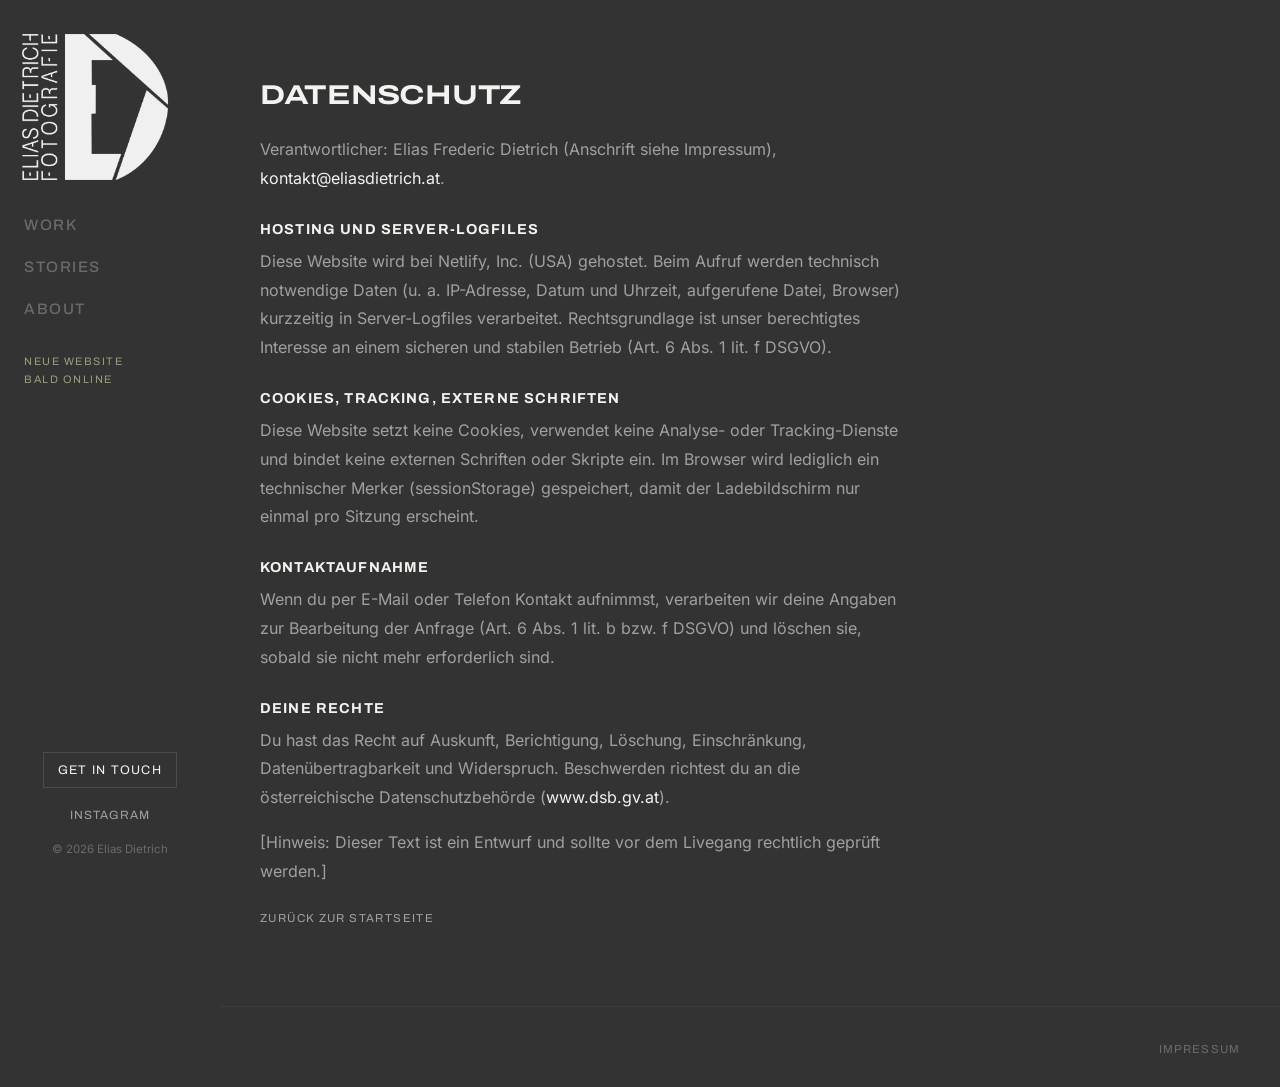
<file: datenschutz.html>
<!DOCTYPE html>
<html lang="de-AT">
<head>
<meta charset="utf-8">
<meta name="viewport" content="width=device-width, initial-scale=1, viewport-fit=cover">
<title>Datenschutz – Elias Dietrich</title>
<meta name="description" content="Datenschutzerklärung von Elias Dietrich, Fotografie.">
<meta name="robots" content="noindex, follow">
<meta name="author" content="Elias Frederic Dietrich">
<meta name="theme-color" content="#333333">
<meta name="color-scheme" content="dark">
<link rel="canonical" href="https://eliasdietrich.at/datenschutz">
<link rel="icon" href="favicon.png" type="image/png">
<link rel="apple-touch-icon" href="favicon.png">
<link rel="manifest" href="site.webmanifest">
<link rel="preload" href="archivo.woff2" as="font" type="font/woff2" crossorigin>
<link rel="preload" href="inter.woff2" as="font" type="font/woff2" crossorigin>
<link rel="stylesheet" href="style.css">
</head>
<body class="is-teaser is-legal">
<a class="skip-link" href="#main-content">Zum Inhalt springen</a>
<div class="site">
<aside class="sidebar">
  <div>
    <div class="logo-mark"><a href="index.html" class="logo-link" aria-label="Elias Dietrich Fotografie – Startseite"><img src="logo.png" alt="Elias Dietrich Fotografie Logo" class="site-logo" width="150" height="60"></a></div>
    <nav class="nav-main" aria-label="Kommende Bereiche"><ul>
      <li><span class="nav-soon">Work</span></li><li><span class="nav-soon">Stories</span></li><li><span class="nav-soon">About</span></li>
    </ul><p class="nav-note">Neue Website <br>bald online</p></nav>
  </div>
  <div class="sidebar-bottom">
    <button class="get-in-touch" id="open-contact" type="button" aria-haspopup="dialog"><span class="contact-text">Get in touch</span><span class="contact-icon"><svg viewBox="0 0 24 24" width="18" height="18" fill="none" stroke="currentColor" stroke-width="2" stroke-linecap="round" stroke-linejoin="round" aria-hidden="true"><rect x="3" y="5" width="18" height="14" rx="2"/><path d="m3 7 9 6 9-6"/></svg></span></button>
    <a href="https://www.instagram.com/elias.f.dietrich/" target="_blank" rel="noopener me" class="instagram-link" aria-label="Elias Dietrich auf Instagram"><span class="ig-full">INSTAGRAM</span><span class="ig-icon"><svg viewBox="0 0 24 24" width="18" height="18" fill="none" stroke="currentColor" stroke-width="2" stroke-linecap="round" stroke-linejoin="round" aria-hidden="true"><rect x="2" y="2" width="20" height="20" rx="5"/><path d="M16 11.37A4 4 0 1 1 12.63 8 4 4 0 0 1 16 11.37z"/><line x1="17.5" y1="6.5" x2="17.51" y2="6.5"/></svg></span></a>
    <div class="copyright"><span class="copy-full">© 2026 Elias Dietrich</span><span class="copy-short">©</span></div>
  </div>
</aside>
<main class="main" id="main-content">
<article class="legal">
<h1 class="section-title">Datenschutz</h1>
<p>Verantwortlicher: Elias Frederic Dietrich (Anschrift siehe Impressum), <a href="mailto:kontakt@eliasdietrich.at">kontakt@eliasdietrich.at</a>.</p>
<h2>Hosting und Server-Logfiles</h2><p>Diese Website wird bei Netlify, Inc. (USA) gehostet. Beim Aufruf werden technisch notwendige Daten (u. a. IP-Adresse, Datum und Uhrzeit, aufgerufene Datei, Browser) kurzzeitig in Server-Logfiles verarbeitet. Rechtsgrundlage ist unser berechtigtes Interesse an einem sicheren und stabilen Betrieb (Art. 6 Abs. 1 lit. f DSGVO).</p>
<h2>Cookies, Tracking, externe Schriften</h2><p>Diese Website setzt keine Cookies, verwendet keine Analyse- oder Tracking-Dienste und bindet keine externen Schriften oder Skripte ein. Im Browser wird lediglich ein technischer Merker (sessionStorage) gespeichert, damit der Ladebildschirm nur einmal pro Sitzung erscheint.</p>
<h2>Kontaktaufnahme</h2><p>Wenn du per E-Mail oder Telefon Kontakt aufnimmst, verarbeiten wir deine Angaben zur Bearbeitung der Anfrage (Art. 6 Abs. 1 lit. b bzw. f DSGVO) und löschen sie, sobald sie nicht mehr erforderlich sind.</p>
<h2>Deine Rechte</h2><p>Du hast das Recht auf Auskunft, Berichtigung, Löschung, Einschränkung, Datenübertragbarkeit und Widerspruch. Beschwerden richtest du an die österreichische Datenschutzbehörde (<a href="https://www.dsb.gv.at" rel="noopener">www.dsb.gv.at</a>).</p>
<p>[Hinweis: Dieser Text ist ein Entwurf und sollte vor dem Livegang rechtlich geprüft werden.]</p>
<p><a href="index.html" class="back-link">Zurück zur Startseite</a></p>
</article>
<footer class="site-footer"><ul class="footer-links"><li><a href="impressum.html">Impressum</a></li></ul></footer>
</main>
</div>
<div class="overlay" id="contact-overlay" role="dialog" aria-modal="true" aria-labelledby="contact-title" aria-hidden="true">
  <div class="overlay-panel">
    <div class="overlay-head"><h2 class="t" id="contact-title">Get in Touch</h2><button class="overlay-close" id="close-contact" type="button" aria-label="Schließen">&times;</button></div>
    <div class="contact-direct">
      <div><p class="label">E-Mail</p><a href="mailto:kontakt@eliasdietrich.at" class="contact-link-item">kontakt@eliasdietrich.at</a></div>
      <div><p class="label">Telefon / WhatsApp</p><a href="tel:+436704033146" class="contact-link-item">+43 670 4033146</a></div>
    </div>
  </div>
</div>
<script src="main.js" defer></script>
</body>
</html>
</file>
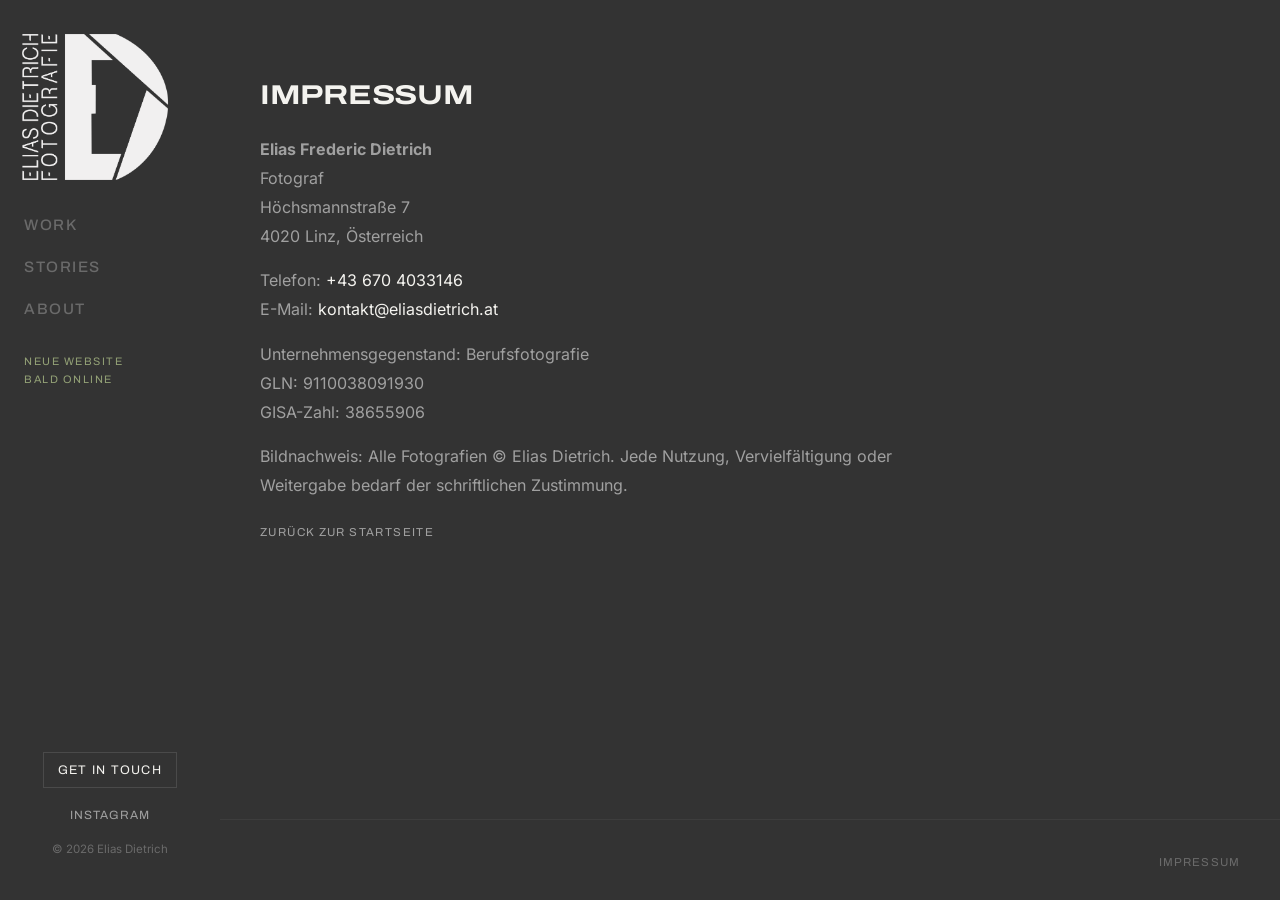
<file: impressum.html>
<!DOCTYPE html>
<html lang="de-AT">
<head>
<meta charset="utf-8">
<meta name="viewport" content="width=device-width, initial-scale=1, viewport-fit=cover">
<title>Impressum – Elias Dietrich</title>
<meta name="description" content="Impressum von Elias Dietrich, Fotografie.">
<meta name="robots" content="noindex, follow">
<meta name="author" content="Elias Frederic Dietrich">
<meta name="theme-color" content="#333333">
<meta name="color-scheme" content="dark">
<link rel="canonical" href="https://eliasdietrich.at/impressum">
<link rel="icon" href="favicon.png" type="image/png">
<link rel="apple-touch-icon" href="favicon.png">
<link rel="manifest" href="site.webmanifest">
<link rel="preload" href="archivo.woff2" as="font" type="font/woff2" crossorigin>
<link rel="preload" href="inter.woff2" as="font" type="font/woff2" crossorigin>
<link rel="stylesheet" href="style.css">
</head>
<body class="is-teaser is-legal">
<a class="skip-link" href="#main-content">Zum Inhalt springen</a>
<div class="site">
<aside class="sidebar">
  <div>
    <div class="logo-mark"><a href="index.html" class="logo-link" aria-label="Elias Dietrich Fotografie – Startseite"><img src="logo.png" alt="Elias Dietrich Fotografie Logo" class="site-logo" width="150" height="60"></a></div>
    <nav class="nav-main" aria-label="Kommende Bereiche"><ul>
      <li><span class="nav-soon">Work</span></li><li><span class="nav-soon">Stories</span></li><li><span class="nav-soon">About</span></li>
    </ul><p class="nav-note">Neue Website <br>bald online</p></nav>
  </div>
  <div class="sidebar-bottom">
    <button class="get-in-touch" id="open-contact" type="button" aria-haspopup="dialog"><span class="contact-text">Get in touch</span><span class="contact-icon"><svg viewBox="0 0 24 24" width="18" height="18" fill="none" stroke="currentColor" stroke-width="2" stroke-linecap="round" stroke-linejoin="round" aria-hidden="true"><rect x="3" y="5" width="18" height="14" rx="2"/><path d="m3 7 9 6 9-6"/></svg></span></button>
    <a href="https://www.instagram.com/elias.f.dietrich/" target="_blank" rel="noopener me" class="instagram-link" aria-label="Elias Dietrich auf Instagram"><span class="ig-full">INSTAGRAM</span><span class="ig-icon"><svg viewBox="0 0 24 24" width="18" height="18" fill="none" stroke="currentColor" stroke-width="2" stroke-linecap="round" stroke-linejoin="round" aria-hidden="true"><rect x="2" y="2" width="20" height="20" rx="5"/><path d="M16 11.37A4 4 0 1 1 12.63 8 4 4 0 0 1 16 11.37z"/><line x1="17.5" y1="6.5" x2="17.51" y2="6.5"/></svg></span></a>
    <div class="copyright"><span class="copy-full">© 2026 Elias Dietrich</span><span class="copy-short">©</span></div>
  </div>
</aside>
<main class="main" id="main-content">
<article class="legal">
<h1 class="section-title">Impressum</h1>
<p><strong>Elias Frederic Dietrich</strong><br>Fotograf<br>Höchsmannstraße 7<br>4020 Linz, Österreich</p>
<p>Telefon: <a href="tel:+436704033146">+43 670 4033146</a><br>E-Mail: <a href="mailto:kontakt@eliasdietrich.at">kontakt@eliasdietrich.at</a></p>
<p>Unternehmensgegenstand: Berufsfotografie <br>GLN: 9110038091930 <br>GISA-Zahl: 38655906</p>
<p>Bildnachweis: Alle Fotografien © Elias Dietrich. Jede Nutzung, Vervielfältigung oder Weitergabe bedarf der schriftlichen Zustimmung.</p>
<p><a href="index.html" class="back-link">Zurück zur Startseite</a></p>
</article>
<footer class="site-footer"><ul class="footer-links"><li><a href="impressum.html">Impressum</a></li></ul></footer>
</main>
</div>
<div class="overlay" id="contact-overlay" role="dialog" aria-modal="true" aria-labelledby="contact-title" aria-hidden="true">
  <div class="overlay-panel">
    <div class="overlay-head"><h2 class="t" id="contact-title">Get in Touch</h2><button class="overlay-close" id="close-contact" type="button" aria-label="Schließen">&times;</button></div>
    <div class="contact-direct">
      <div><p class="label">E-Mail</p><a href="mailto:kontakt@eliasdietrich.at" class="contact-link-item">kontakt@eliasdietrich.at</a></div>
      <div><p class="label">Telefon / WhatsApp</p><a href="tel:+436704033146" class="contact-link-item">+43 670 4033146</a></div>
    </div>
  </div>
</div>
<script src="main.js" defer></script>
</body>
</html>
</file>
<file: style.css>
/* Elias Dietrich – Teaser (Design der kommenden Website) */
@font-face{font-family:'Archivo';src:url('archivo.woff2') format('woff2');font-weight:100 900;font-stretch:62% 125%;font-display:swap}
@font-face{font-family:'Inter';src:url('inter.woff2') format('woff2');font-weight:100 900;font-display:swap}
:root{--bg-dark:#333;--paper:#F4F3EF;--line:#4A4A4A;--dim:#A0A0A0;--faint:#6A6A6A;--moss:#707A5C;--moss-light:#93A176;
--font-display:'Archivo','Arial Narrow',sans-serif;--font-nav:'Archivo',Arial,sans-serif;--font-body:'Inter',system-ui,sans-serif}
*,*::before,*::after{margin:0;padding:0;box-sizing:border-box}
html{scroll-behavior:smooth;-webkit-text-size-adjust:100%}
html,body{min-height:100vh;width:100%;background:var(--bg-dark);font-family:var(--font-body);color:var(--paper)}
a{color:inherit;text-decoration:none}img{max-width:100%;height:auto;display:block}ul{list-style:none}
:focus-visible{outline:2px solid var(--moss-light);outline-offset:3px}
.skip-link{position:fixed;left:12px;top:-60px;z-index:1000000;background:var(--paper);color:#222;padding:10px 16px;font-family:var(--font-nav);font-size:.8rem}
.skip-link:focus{top:12px}
.label{font-family:var(--font-body);font-size:.72rem;color:var(--dim);letter-spacing:.08em;text-transform:uppercase;margin-bottom:6px}

/* Preloader – läuft rein per CSS, kein Skript nötig */
#global-preloader{position:fixed;inset:0;background:var(--bg-dark);z-index:999999;display:flex;justify-content:center;align-items:center;animation:pre-out .7s ease 2s forwards}
#global-preloader.is-hidden{display:none}
.preloader-logo{width:min(250px,58vw);animation:pulse 2s infinite ease-in-out}
@keyframes pulse{0%,100%{opacity:.4;transform:scale(.98)}50%{opacity:1;transform:scale(1)}}
@keyframes pre-out{to{opacity:0;visibility:hidden}}

/* Layout */
.site{display:flex;min-height:100vh;min-height:100dvh;position:relative;width:100%;overflow-x:hidden}
.sidebar{width:220px;flex:0 0 220px;height:100vh;height:100dvh;position:fixed;top:0;left:0;padding:32px 0;display:flex;flex-direction:column;justify-content:space-between;z-index:999;background:var(--bg-dark);overflow:hidden}
.sidebar>div:first-child{width:100%}
.main{flex:1;display:flex;flex-direction:column;margin-left:220px;min-width:0;min-height:100vh;min-height:100dvh;position:relative}
.logo-mark{padding:0 20px}.logo-link{display:block}.site-logo{width:100%;max-width:150px;height:auto}

/* Navigation (Vorschau der kommenden Bereiche) */
.nav-main{margin-top:32px;padding:0 24px}
.nav-main ul{display:flex;flex-direction:column;gap:22px}
.nav-soon{font-family:var(--font-nav);font-size:.95rem;font-weight:500;color:var(--faint);text-transform:uppercase;letter-spacing:.1em;cursor:default}
.nav-note{margin-top:34px;font-family:var(--font-nav);font-size:.68rem;letter-spacing:.14em;text-transform:uppercase;line-height:1.7;color:var(--moss-light)}
.sidebar-bottom{display:flex;flex-direction:column;gap:20px;align-items:center;padding:0 24px;width:100%;text-align:center;margin-bottom:12px}
.get-in-touch{background:transparent;border:1.5px solid var(--line);color:var(--paper);padding:10px 14px;cursor:pointer;font-family:var(--font-nav);font-size:.78rem;letter-spacing:.1em;text-transform:uppercase;transition:border-color .3s,color .3s}
.get-in-touch:hover{border-color:var(--moss);color:var(--moss-light)}
.contact-icon,.ig-icon,.copy-short{display:none}
.contact-icon svg{width:20px;height:20px;stroke-width:1.6}
.instagram-link{font-family:var(--font-nav);font-size:.75rem;color:var(--dim);letter-spacing:.08em;transition:color .3s}
.instagram-link:hover{color:var(--moss-light)}
.copyright{font-size:.72rem;color:var(--faint)}

/* Hero */
.hero{position:relative;padding:0 40px;margin-bottom:10px;display:flex;flex-direction:column;justify-content:flex-end;min-height:70vh;height:70vh;overflow:hidden;background:#222}
.hero-bg{position:absolute;inset:0;width:100%;height:100%;object-fit:cover;max-width:none}
.hero h1,.hero-soon{position:relative;z-index:2}
.hero h1{display:flex;flex-direction:column;gap:18px}
.hero-kicker{font-family:var(--font-nav);font-size:.78rem;letter-spacing:.2em;text-transform:uppercase;color:rgba(255,255,255,.75)}
.hero-claim{font-family:var(--font-display);font-stretch:125%;font-size:4rem;line-height:1.05;text-transform:uppercase;font-weight:700;letter-spacing:-.02em;color:var(--paper)}
.hero-soon{display:inline-flex;align-items:center;gap:10px;align-self:flex-start;margin:26px 0 40px;font-family:var(--font-nav);font-size:.72rem;letter-spacing:.16em;text-transform:uppercase;color:var(--moss-light);border:1px solid var(--moss);padding:8px 14px;backdrop-filter:blur(6px);background:rgba(0,0,0,.25)}
.dot{width:7px;height:7px;border-radius:50%;background:var(--moss-light);animation:blink 2s infinite}
@keyframes blink{50%{opacity:.25}}
.scroll-indicator{position:fixed;bottom:145px;right:15px;display:flex;flex-direction:column;align-items:center;gap:12px;pointer-events:none;z-index:90;transition:opacity .2s}
.scroll-indicator::before{content:'';width:1px;height:40px;background:var(--moss)}
.scroll-text{writing-mode:vertical-rl;font-family:var(--font-nav);font-size:.7rem;letter-spacing:.2em;color:var(--moss-light)}

/* Grid – 10-px-Raster wie auf der neuen Website */
.work-grid{display:grid;grid-template-columns:repeat(3,1fr);gap:10px;grid-auto-flow:row dense;width:100%;align-items:stretch}
.work-item{margin:0;grid-column:span 1;display:block}
.work-item.is-landscape{grid-column:span 2}
.work-item-link{display:block;width:100%;height:100%;cursor:zoom-in}
.work-image-wrap{width:100%;position:relative;overflow:hidden;aspect-ratio:3/4;background:#262626}
.work-item.is-landscape .work-image-wrap{aspect-ratio:3/2}
.work-image-wrap img{position:absolute;inset:0;width:100%;height:100%;object-fit:cover;max-width:none;transition:transform .6s cubic-bezier(.16,1,.3,1),opacity .8s ease}
.js .work-image-wrap img{opacity:0}.js .work-image-wrap img.is-loaded{opacity:1}
.work-item:hover .work-image-wrap img{transform:scale(1.03)}
@media(min-width:1400px){.work-grid{grid-template-columns:repeat(4,1fr)}}
/* Gleich hohe Zeilen: Quer- und Hochformat bündig (Zeilenhöhe = Spaltenbreite x 4/3) */
.grid-wrap{container-type:inline-size;width:100%}
@supports (width:1cqw){
 @media(min-width:769px){
  .work-grid{--cols:3;--gap:10px;grid-auto-rows:calc((100cqw - (var(--cols) - 1) * var(--gap)) / var(--cols) * 4 / 3)}
  .work-item,.work-item-link,.work-image-wrap{height:100%}
  .work-image-wrap,.work-item.is-landscape .work-image-wrap{aspect-ratio:auto}
 }
 @media(min-width:1400px){.work-grid{--cols:4}}
}

/* Text-Bereich + Footer */
.teaser-about{display:grid;grid-template-columns:1.4fr 1fr;gap:60px;padding:90px 40px 70px;margin-top:10px;border-top:1px solid rgba(255,255,255,.05)}
.section-title{font-family:var(--font-display);font-stretch:125%;font-size:1.7rem;line-height:1.15;text-transform:uppercase;font-weight:700;letter-spacing:-.01em;margin-bottom:24px}
.section-title.small{font-size:1.05rem}
.teaser-about p,.legal p,.legal li{font-size:1rem;line-height:1.8;color:var(--dim);max-width:640px;margin-bottom:16px}
.teaser-about strong{color:var(--paper);font-weight:500}
.teaser-about a,.legal a{color:var(--paper);transition:color .3s}.teaser-about a:hover,.legal a:hover{color:var(--moss-light)}
address{font-style:normal}
.service-tags{display:flex;flex-wrap:wrap;gap:10px;margin-top:26px}
.service-tags li{font-family:var(--font-nav);font-size:.72rem;letter-spacing:.1em;text-transform:uppercase;color:var(--moss-light);border:1px solid var(--line);padding:7px 12px}
.site-footer{margin-top:auto;padding:30px 40px;display:flex;justify-content:flex-end;border-top:1px solid rgba(255,255,255,.05)}
.footer-links{display:flex;gap:24px}
.footer-links a{font-family:var(--font-nav);font-size:.72rem;letter-spacing:.1em;text-transform:uppercase;color:var(--faint);transition:color .3s}
.footer-links a:hover{color:var(--paper)}
.legal{padding:80px 40px 60px;max-width:900px}
.legal h2{font-family:var(--font-nav);font-size:.9rem;letter-spacing:.08em;text-transform:uppercase;margin:28px 0 10px}
.back-link{font-family:var(--font-nav);font-size:.72rem;letter-spacing:.12em;text-transform:uppercase;color:var(--dim)!important}

/* Kontakt-Overlay */
.overlay{position:fixed;inset:0;background:rgba(0,0,0,.75);backdrop-filter:blur(5px);display:flex;justify-content:flex-end;z-index:9999;opacity:0;visibility:hidden;transition:opacity .3s,visibility .3s}
.overlay.is-open{opacity:1;visibility:visible}
.overlay-panel{width:100%;max-width:480px;height:100%;background:var(--bg-dark);padding:50px 40px;overflow-y:auto;transform:translateX(100%);transition:transform .35s cubic-bezier(.16,1,.3,1)}
.overlay.is-open .overlay-panel{transform:none}
.overlay-head{display:flex;justify-content:space-between;align-items:center;margin-bottom:30px}
.overlay-head .t{font-family:var(--font-display);font-stretch:125%;font-size:1.2rem;text-transform:uppercase}
.overlay-close{background:none;border:none;color:var(--paper);font-size:2rem;cursor:pointer;line-height:1}
.overlay-intro{color:var(--dim);line-height:1.7;margin-bottom:30px}
.contact-direct{display:flex;flex-direction:column;gap:24px}
.contact-link-item{font-size:1.05rem;color:var(--paper);line-height:1.5;transition:color .3s}.contact-link-item:hover{color:var(--moss-light)}

/* Lightbox */
.lightbox{position:fixed;inset:0;background:rgba(10,10,10,.96);z-index:99999;display:flex;align-items:center;justify-content:center;opacity:0;visibility:hidden;transition:opacity .25s,visibility .25s}
.lightbox.is-open{opacity:1;visibility:visible}
.lb-fig{max-width:94vw;max-height:92vh;display:flex;flex-direction:column;align-items:center;gap:12px}
.lb-fig img{max-width:94vw;max-height:92vh;width:auto;height:auto;object-fit:contain}
.lb-btn{position:absolute;background:none;border:none;color:var(--paper);cursor:pointer;font-size:2rem;padding:14px;line-height:1;transition:color .3s}.lb-btn:hover{color:var(--moss-light)}
.lb-close{top:10px;right:14px;font-size:2.4rem}.lb-prev{left:10px;top:50%}.lb-next{right:10px;top:50%}

@media(max-width:1000px){.teaser-about{grid-template-columns:1fr;gap:40px}}
@media(max-width:768px){
 .sidebar{width: 76px; flex:0 0 76px;padding:20px 0}.main{margin-left:76px}
 .logo-mark{padding:14px 8px 0;display:flex;justify-content:center}.site-logo{max-width:55px}
 .nav-main{padding:0;margin-top:26px}.nav-main ul{display:none}
 .nav-note{writing-mode:vertical-rl;transform:rotate(180deg);margin:22px auto 0;font-size:.62rem;letter-spacing:.16em;line-height:1;white-space:nowrap;text-align:left}.nav-note br{display:none}
 .sidebar-bottom{gap:14px;padding:0}
 .get-in-touch{width:38px;height:38px;border-radius:50%;padding:0;display:flex;align-items:center;justify-content:center}
 .contact-text,.ig-full,.copy-full{display:none}.contact-icon,.ig-icon{display:block;line-height:0}.ig-icon{color:var(--dim)}.copy-short{display:inline}
 .hero{padding:0 20px;min-height:60vh;height:60vh}.hero-claim{font-size:1.8rem}.hero-soon{margin:20px 0 28px}
 .work-grid{grid-template-columns:1fr}.work-item.is-landscape{grid-column:span 1}
 .scroll-indicator{display:none}
 .teaser-about,.legal{padding:50px 10px}.site-footer{padding:26px 20px;justify-content:center}.footer-links{gap:16px;flex-wrap:wrap;justify-content:center}
 .overlay-panel{padding:40px 24px}.lb-prev,.lb-next{display:none}
}
@media(prefers-reduced-motion:reduce){*{animation:none!important;transition:none!important}html{scroll-behavior:auto}#global-preloader{display:none}}
</file>
